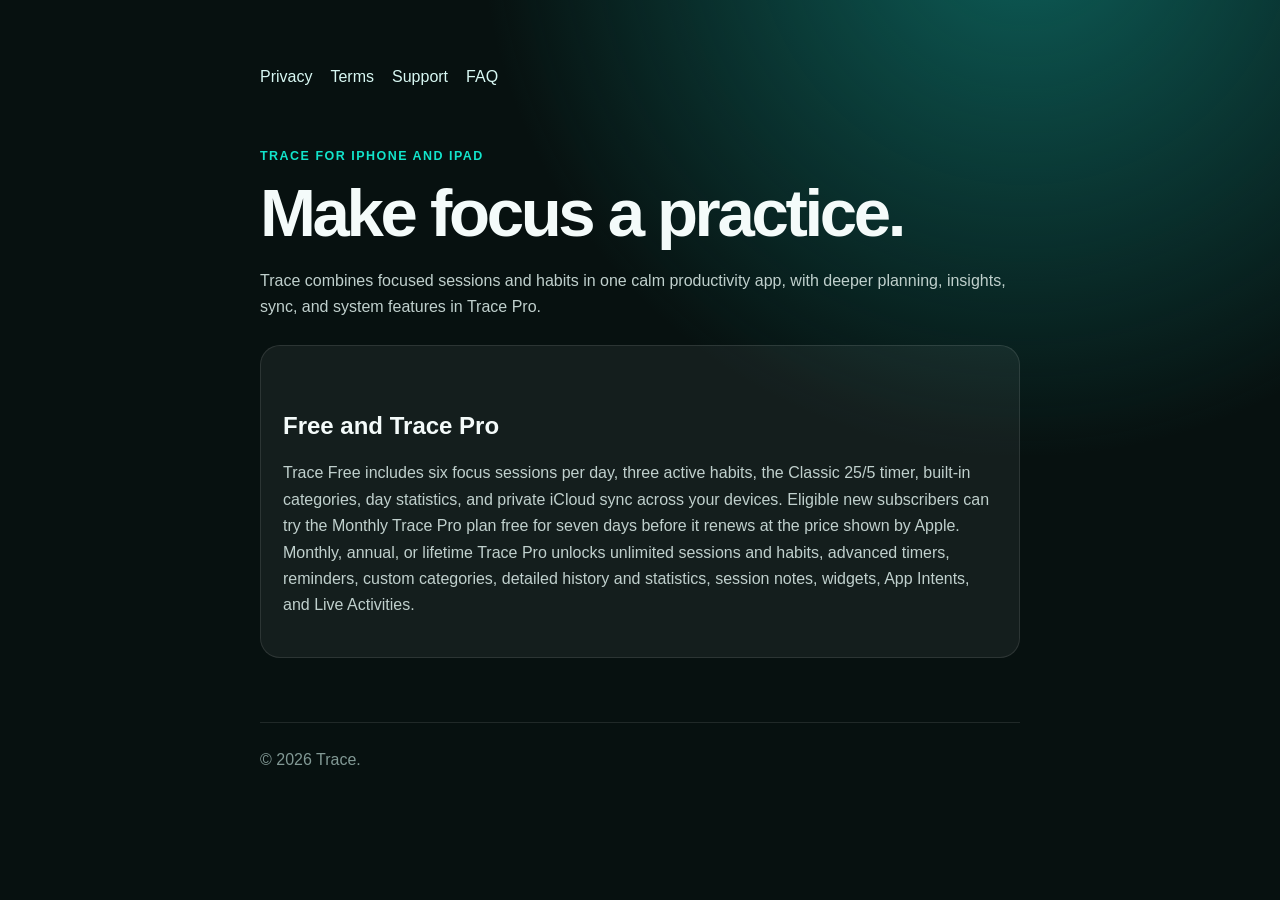
<file: index.html>
<!doctype html><html lang="en"><head><meta charset="utf-8"><meta name="viewport" content="width=device-width,initial-scale=1"><title>Trace</title><link rel="stylesheet" href="assets/style.css"></head><body><main>
<nav><a href="privacy/">Privacy</a><a href="terms/">Terms</a><a href="support/">Support</a><a href="faq/">FAQ</a></nav>
<p class="eyebrow">Trace for iPhone and iPad</p><h1>Make focus a practice.</h1>
<p>Trace combines focused sessions and habits in one calm productivity app, with deeper planning, insights, sync, and system features in Trace Pro.</p>
<div class="card"><h2>Free and Trace Pro</h2><p>Trace Free includes six focus sessions per day, three active habits, the Classic 25/5 timer, built-in categories, day statistics, and private iCloud sync across your devices. Eligible new subscribers can try the Monthly Trace Pro plan free for seven days before it renews at the price shown by Apple. Monthly, annual, or lifetime Trace Pro unlocks unlimited sessions and habits, advanced timers, reminders, custom categories, detailed history and statistics, session notes, widgets, App Intents, and Live Activities.</p></div>
<footer>© 2026 Trace.</footer></main></body></html>
</file>
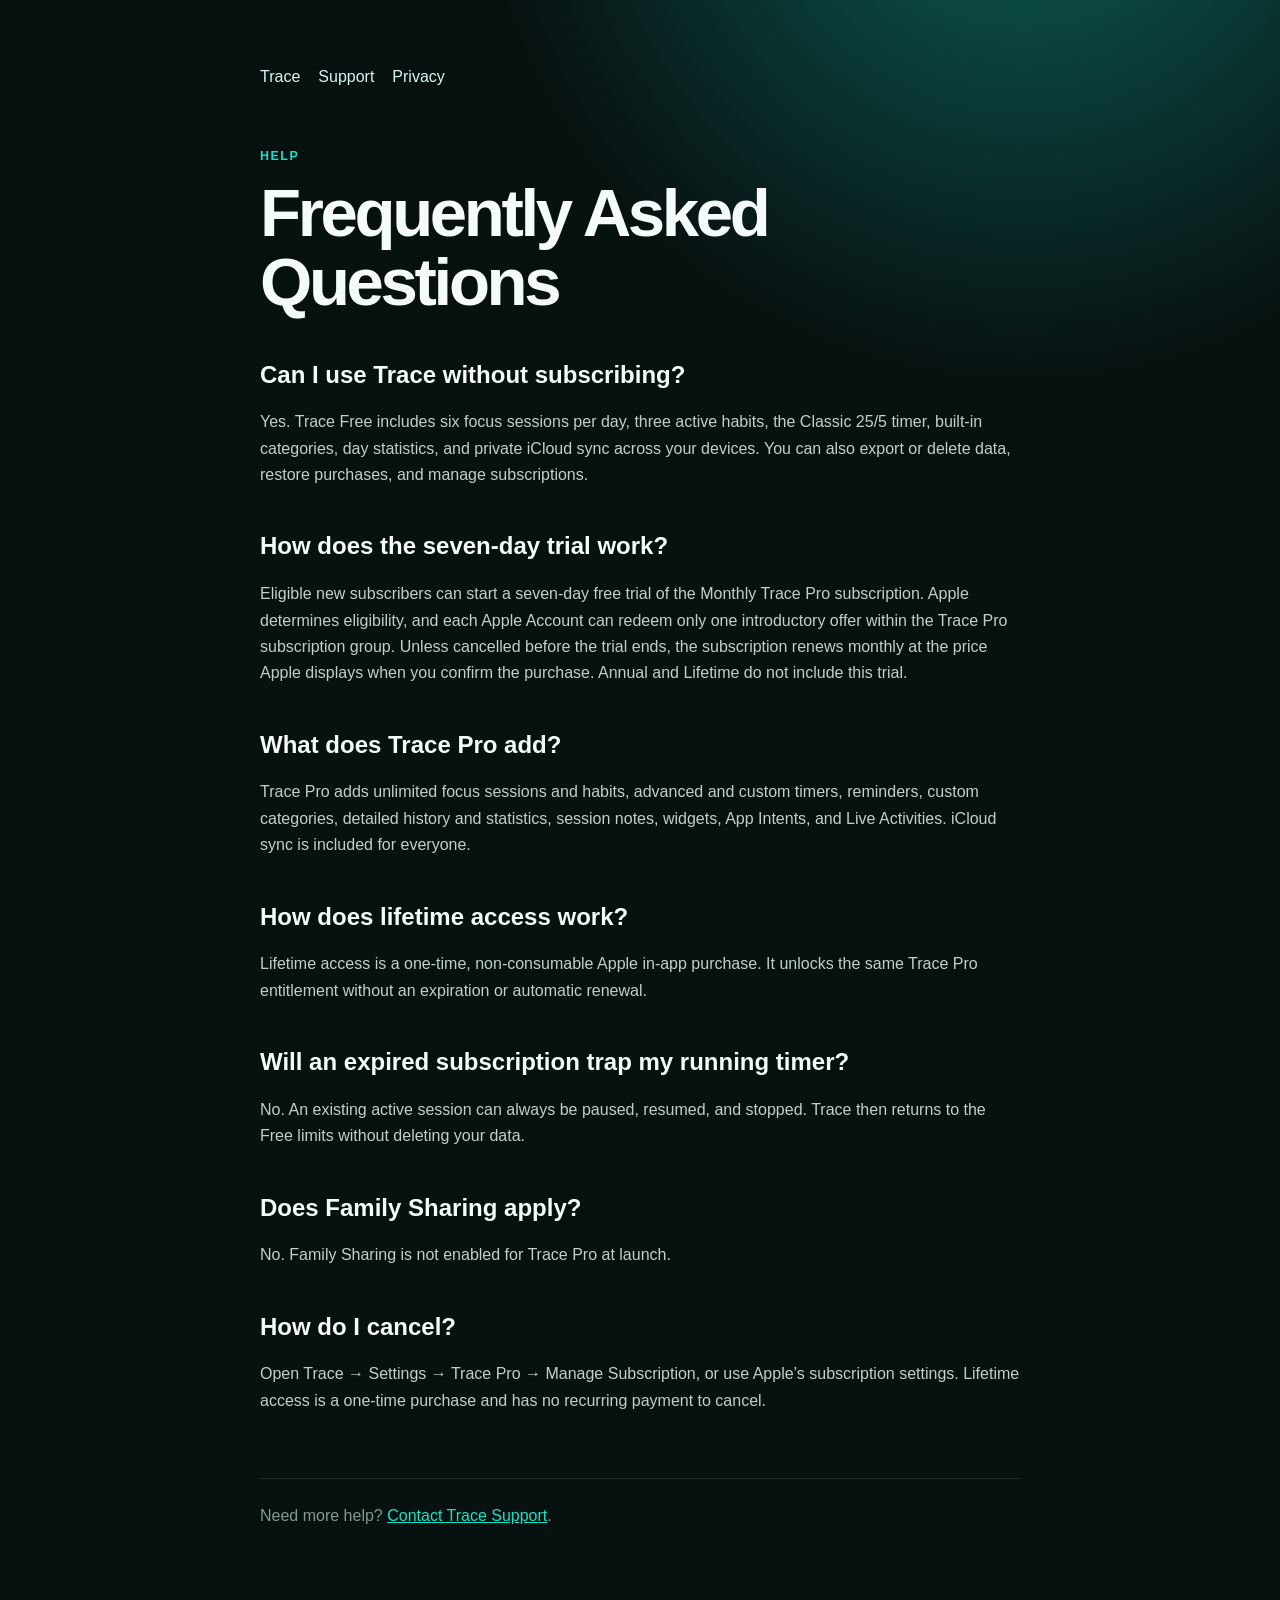
<file: faq/index.html>
<!doctype html><html lang="en"><head><meta charset="utf-8"><meta name="viewport" content="width=device-width,initial-scale=1"><title>Trace FAQ</title><link rel="stylesheet" href="../assets/style.css"></head><body><main>
<nav><a href="../">Trace</a><a href="../support/">Support</a><a href="../privacy/">Privacy</a></nav>
<p class="eyebrow">Help</p><h1>Frequently Asked Questions</h1>
<h2>Can I use Trace without subscribing?</h2><p>Yes. Trace Free includes six focus sessions per day, three active habits, the Classic 25/5 timer, built-in categories, day statistics, and private iCloud sync across your devices. You can also export or delete data, restore purchases, and manage subscriptions.</p>
<h2>How does the seven-day trial work?</h2><p>Eligible new subscribers can start a seven-day free trial of the Monthly Trace Pro subscription. Apple determines eligibility, and each Apple Account can redeem only one introductory offer within the Trace Pro subscription group. Unless cancelled before the trial ends, the subscription renews monthly at the price Apple displays when you confirm the purchase. Annual and Lifetime do not include this trial.</p>
<h2>What does Trace Pro add?</h2><p>Trace Pro adds unlimited focus sessions and habits, advanced and custom timers, reminders, custom categories, detailed history and statistics, session notes, widgets, App Intents, and Live Activities. iCloud sync is included for everyone.</p>
<h2>How does lifetime access work?</h2><p>Lifetime access is a one-time, non-consumable Apple in-app purchase. It unlocks the same Trace Pro entitlement without an expiration or automatic renewal.</p>
<h2>Will an expired subscription trap my running timer?</h2><p>No. An existing active session can always be paused, resumed, and stopped. Trace then returns to the Free limits without deleting your data.</p>
<h2>Does Family Sharing apply?</h2><p>No. Family Sharing is not enabled for Trace Pro at launch.</p>
<h2>How do I cancel?</h2><p>Open Trace → Settings → Trace Pro → Manage Subscription, or use Apple’s subscription settings. Lifetime access is a one-time purchase and has no recurring payment to cancel.</p>
<footer>Need more help? <a href="../support/">Contact Trace Support</a>.</footer></main></body></html>
</file>
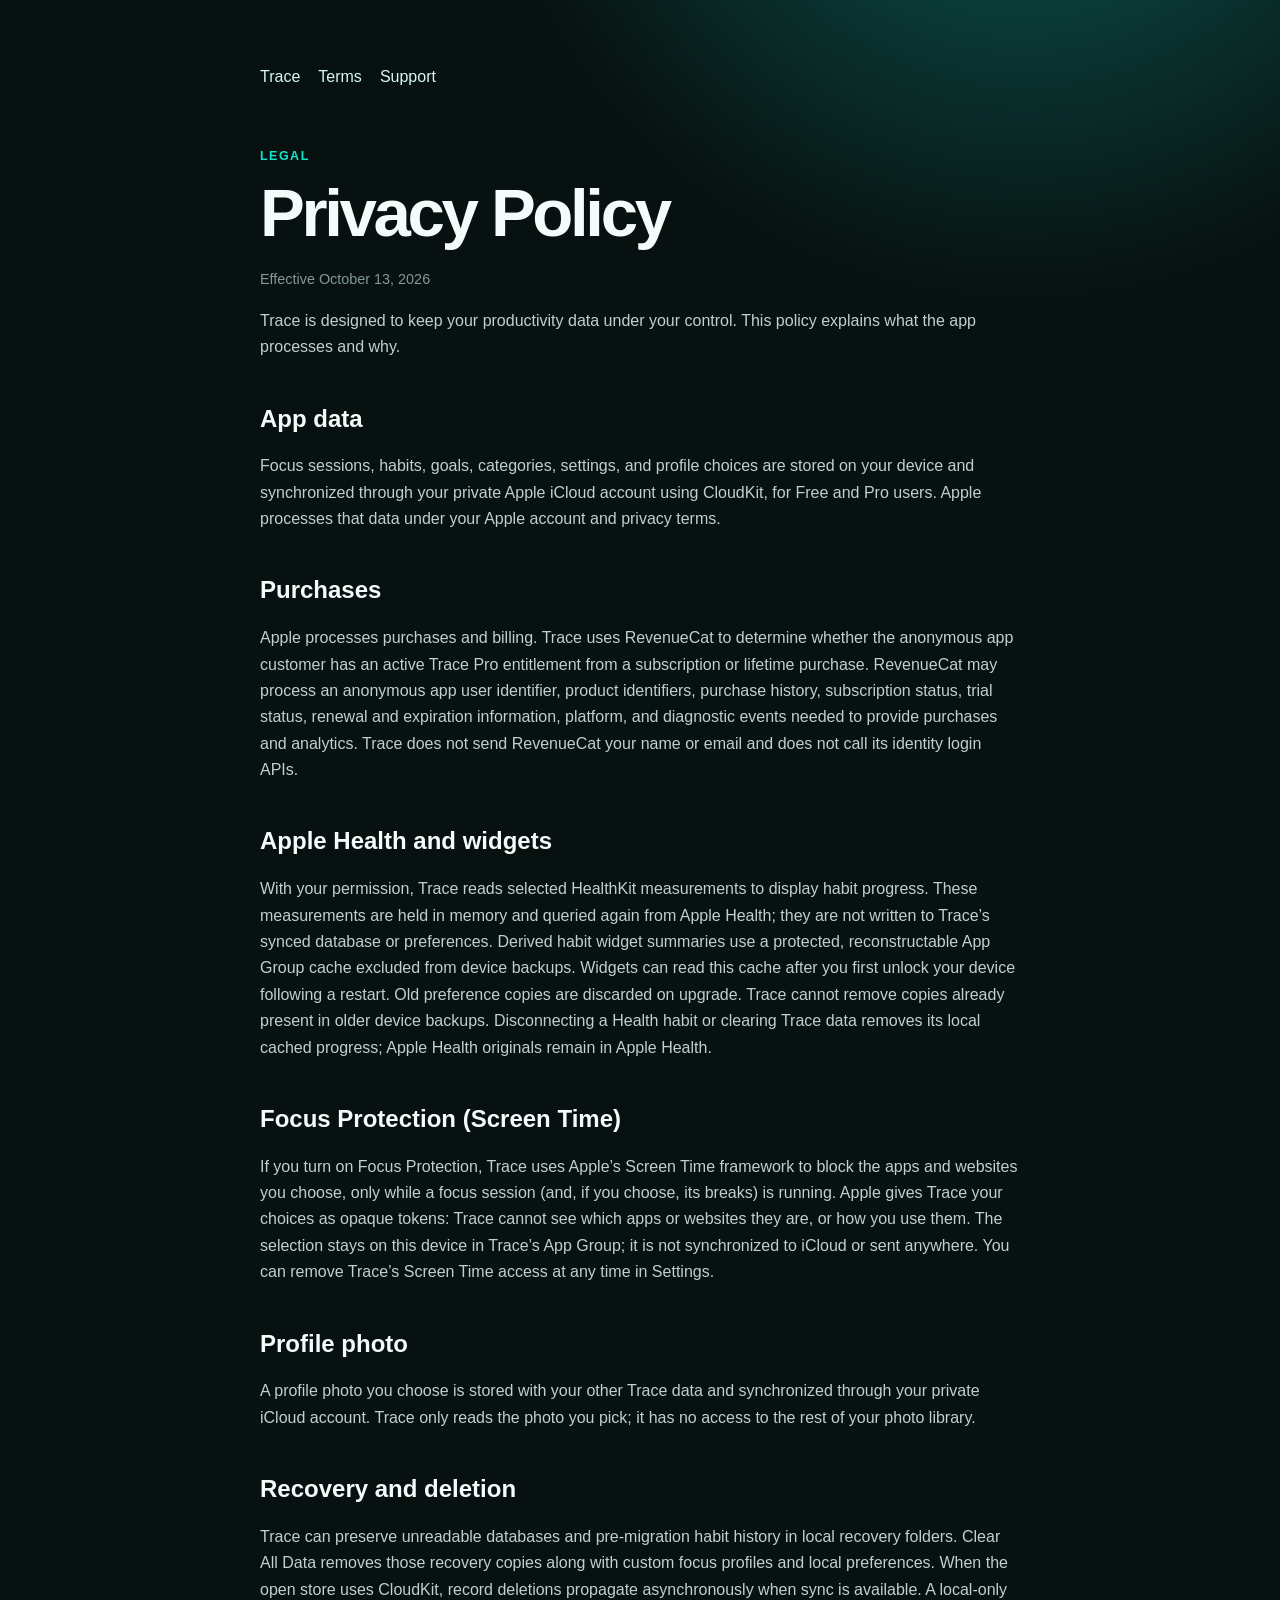
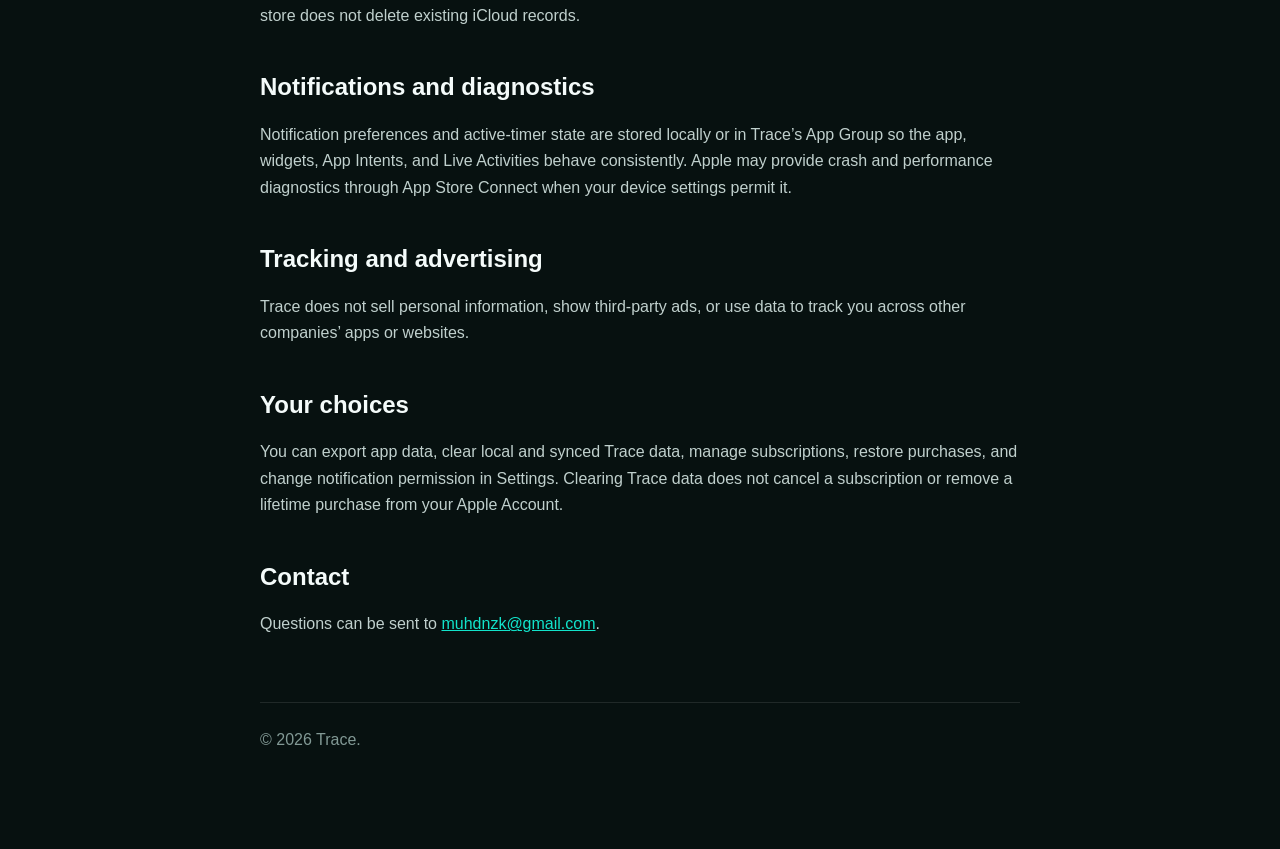
<file: privacy/index.html>
<!doctype html><html lang="en"><head><meta charset="utf-8"><meta name="viewport" content="width=device-width,initial-scale=1"><title>Trace Privacy Policy</title><link rel="stylesheet" href="../assets/style.css"></head><body><main>
<nav><a href="../">Trace</a><a href="../terms/">Terms</a><a href="../support/">Support</a></nav>
<p class="eyebrow">Legal</p><h1>Privacy Policy</h1><p class="meta">Effective October 13, 2026</p>
<p>Trace is designed to keep your productivity data under your control. This policy explains what the app processes and why.</p>
<h2>App data</h2><p>Focus sessions, habits, goals, categories, settings, and profile choices are stored on your device and synchronized through your private Apple iCloud account using CloudKit, for Free and Pro users. Apple processes that data under your Apple account and privacy terms.</p>
<h2>Purchases</h2><p>Apple processes purchases and billing. Trace uses RevenueCat to determine whether the anonymous app customer has an active Trace Pro entitlement from a subscription or lifetime purchase. RevenueCat may process an anonymous app user identifier, product identifiers, purchase history, subscription status, trial status, renewal and expiration information, platform, and diagnostic events needed to provide purchases and analytics. Trace does not send RevenueCat your name or email and does not call its identity login APIs.</p>
<h2>Apple Health and widgets</h2><p>With your permission, Trace reads selected HealthKit measurements to display habit progress. These measurements are held in memory and queried again from Apple Health; they are not written to Trace’s synced database or preferences. Derived habit widget summaries use a protected, reconstructable App Group cache excluded from device backups. Widgets can read this cache after you first unlock your device following a restart. Old preference copies are discarded on upgrade. Trace cannot remove copies already present in older device backups. Disconnecting a Health habit or clearing Trace data removes its local cached progress; Apple Health originals remain in Apple Health.</p>
<h2>Focus Protection (Screen Time)</h2><p>If you turn on Focus Protection, Trace uses Apple’s Screen Time framework to block the apps and websites you choose, only while a focus session (and, if you choose, its breaks) is running. Apple gives Trace your choices as opaque tokens: Trace cannot see which apps or websites they are, or how you use them. The selection stays on this device in Trace’s App Group; it is not synchronized to iCloud or sent anywhere. You can remove Trace’s Screen Time access at any time in Settings.</p>
<h2>Profile photo</h2><p>A profile photo you choose is stored with your other Trace data and synchronized through your private iCloud account. Trace only reads the photo you pick; it has no access to the rest of your photo library.</p>
<h2>Recovery and deletion</h2><p>Trace can preserve unreadable databases and pre-migration habit history in local recovery folders. Clear All Data removes those recovery copies along with custom focus profiles and local preferences. When the open store uses CloudKit, record deletions propagate asynchronously when sync is available. A local-only store does not delete existing iCloud records.</p>
<h2>Notifications and diagnostics</h2><p>Notification preferences and active-timer state are stored locally or in Trace’s App Group so the app, widgets, App Intents, and Live Activities behave consistently. Apple may provide crash and performance diagnostics through App Store Connect when your device settings permit it.</p>
<h2>Tracking and advertising</h2><p>Trace does not sell personal information, show third-party ads, or use data to track you across other companies’ apps or websites.</p>
<h2>Your choices</h2><p>You can export app data, clear local and synced Trace data, manage subscriptions, restore purchases, and change notification permission in Settings. Clearing Trace data does not cancel a subscription or remove a lifetime purchase from your Apple Account.</p>
<h2>Contact</h2><p>Questions can be sent to <a href="mailto:muhdnzk@gmail.com">muhdnzk@gmail.com</a>.</p>
<footer>© 2026 Trace.</footer></main></body></html>
</file>
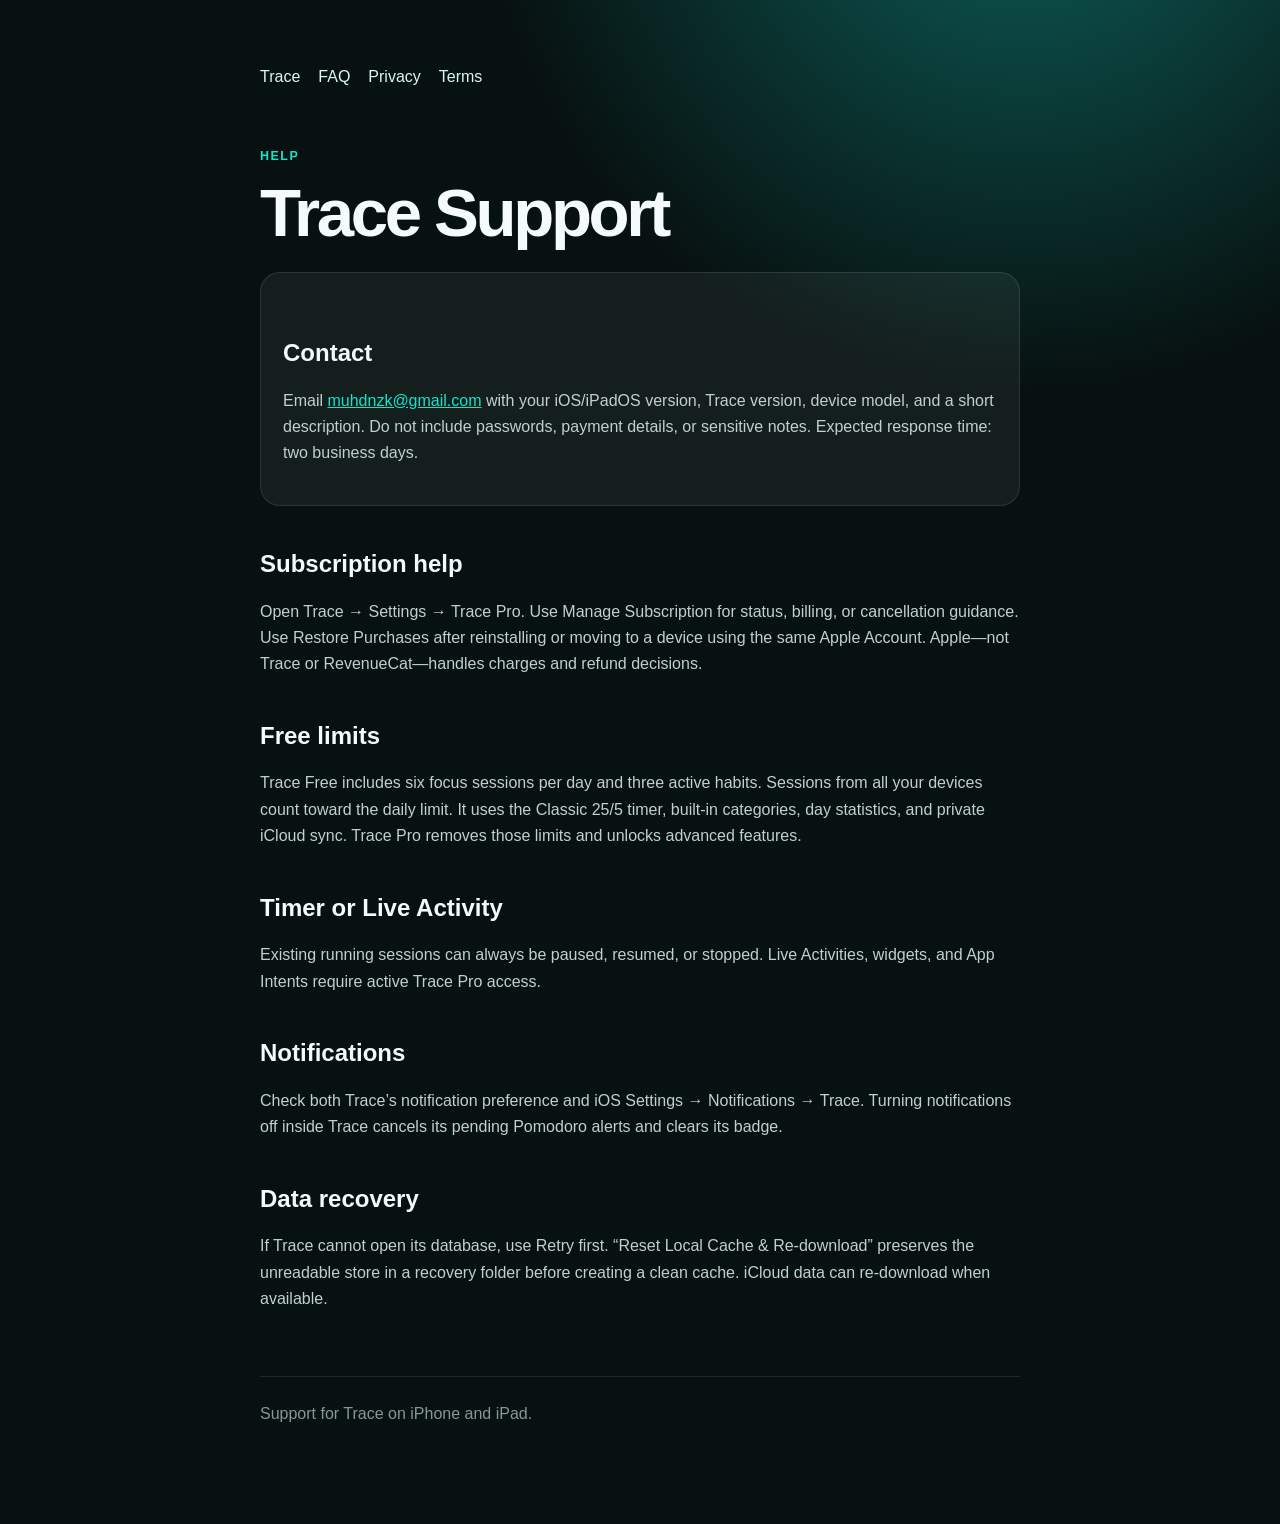
<file: support/index.html>
<!doctype html><html lang="en"><head><meta charset="utf-8"><meta name="viewport" content="width=device-width,initial-scale=1"><title>Trace Support</title><link rel="stylesheet" href="../assets/style.css"></head><body><main>
<nav><a href="../">Trace</a><a href="../faq/">FAQ</a><a href="../privacy/">Privacy</a><a href="../terms/">Terms</a></nav>
<p class="eyebrow">Help</p><h1>Trace Support</h1>
<div class="card"><h2>Contact</h2><p>Email <a href="mailto:muhdnzk@gmail.com?subject=Trace%20App%20Support">muhdnzk@gmail.com</a> with your iOS/iPadOS version, Trace version, device model, and a short description. Do not include passwords, payment details, or sensitive notes. Expected response time: two business days.</p></div>
<h2>Subscription help</h2><p>Open Trace → Settings → Trace Pro. Use Manage Subscription for status, billing, or cancellation guidance. Use Restore Purchases after reinstalling or moving to a device using the same Apple Account. Apple—not Trace or RevenueCat—handles charges and refund decisions.</p>
<h2>Free limits</h2><p>Trace Free includes six focus sessions per day and three active habits. Sessions from all your devices count toward the daily limit. It uses the Classic 25/5 timer, built-in categories, day statistics, and private iCloud sync. Trace Pro removes those limits and unlocks advanced features.</p>
<h2>Timer or Live Activity</h2><p>Existing running sessions can always be paused, resumed, or stopped. Live Activities, widgets, and App Intents require active Trace Pro access.</p>
<h2>Notifications</h2><p>Check both Trace’s notification preference and iOS Settings → Notifications → Trace. Turning notifications off inside Trace cancels its pending Pomodoro alerts and clears its badge.</p>
<h2>Data recovery</h2><p>If Trace cannot open its database, use Retry first. “Reset Local Cache & Re-download” preserves the unreadable store in a recovery folder before creating a clean cache. iCloud data can re-download when available.</p>
<footer>Support for Trace on iPhone and iPad.</footer></main></body></html>
</file>
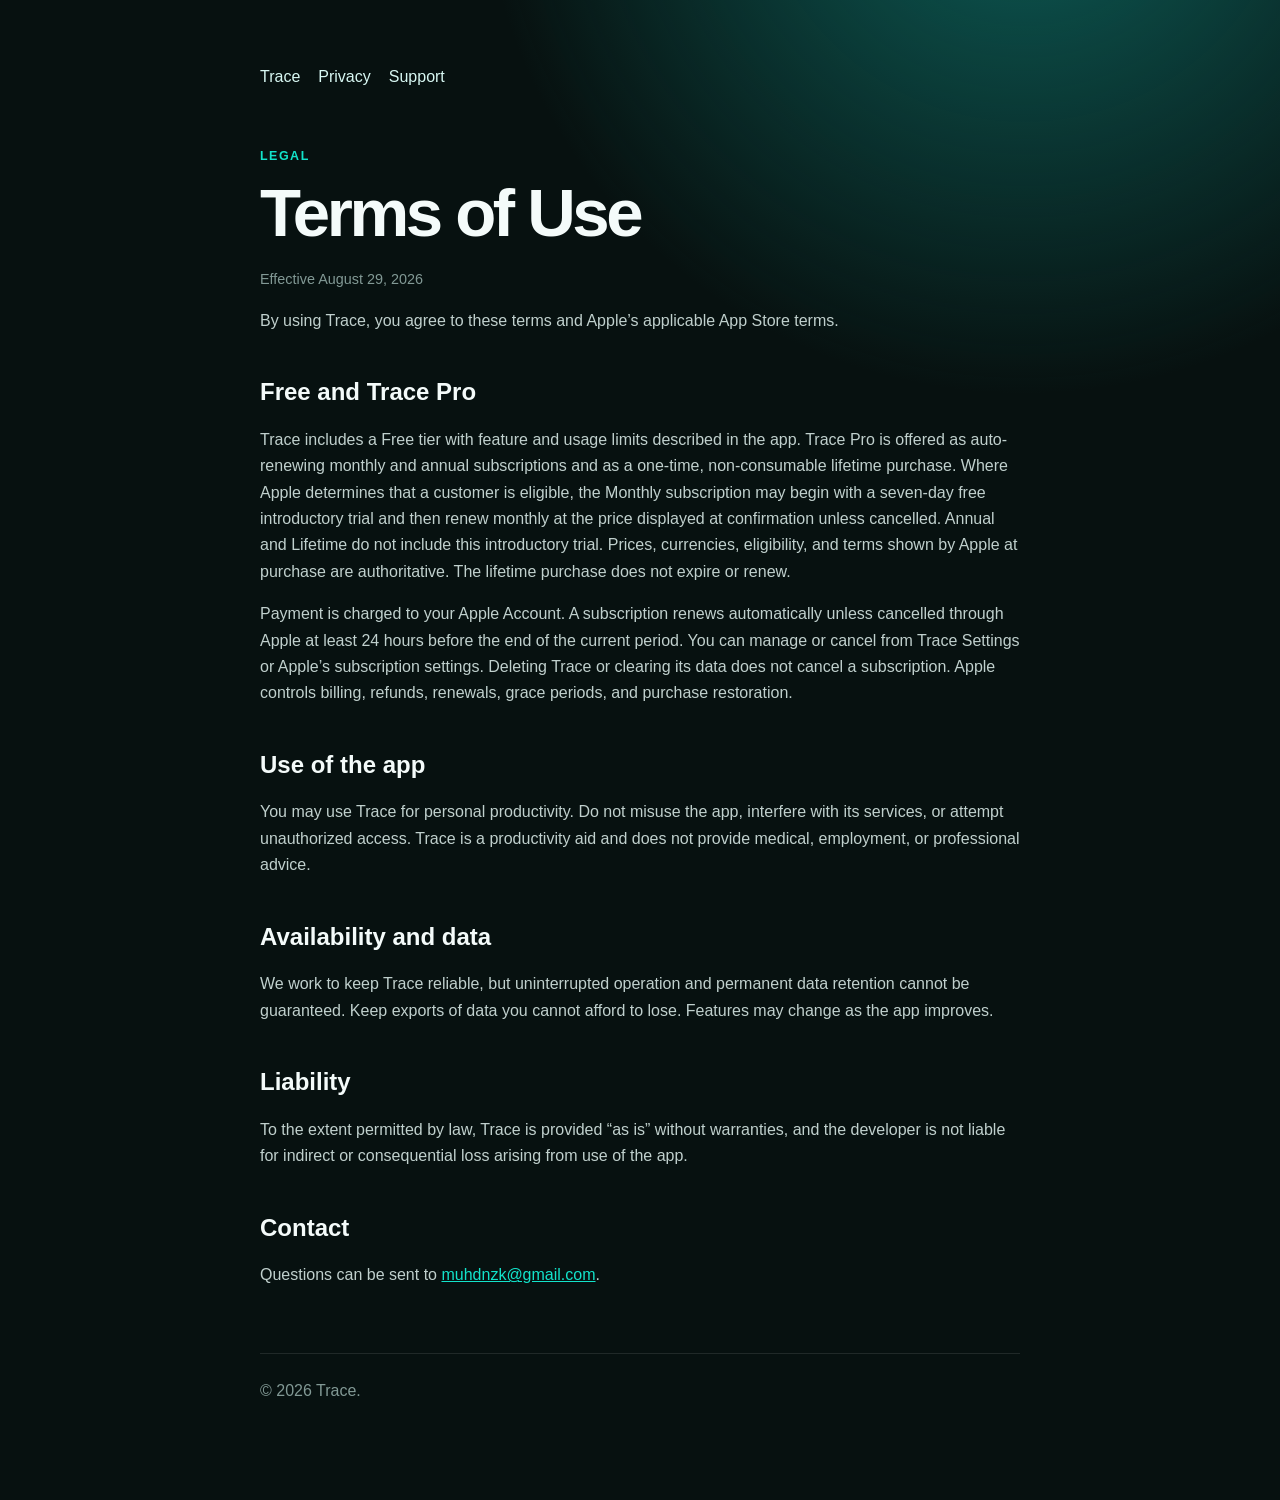
<file: terms/index.html>
<!doctype html><html lang="en"><head><meta charset="utf-8"><meta name="viewport" content="width=device-width,initial-scale=1"><title>Trace Terms</title><link rel="stylesheet" href="../assets/style.css"></head><body><main>
<nav><a href="../">Trace</a><a href="../privacy/">Privacy</a><a href="../support/">Support</a></nav>
<p class="eyebrow">Legal</p><h1>Terms of Use</h1><p class="meta">Effective August 29, 2026</p>
<p>By using Trace, you agree to these terms and Apple’s applicable App Store terms.</p>
<h2>Free and Trace Pro</h2><p>Trace includes a Free tier with feature and usage limits described in the app. Trace Pro is offered as auto-renewing monthly and annual subscriptions and as a one-time, non-consumable lifetime purchase. Where Apple determines that a customer is eligible, the Monthly subscription may begin with a seven-day free introductory trial and then renew monthly at the price displayed at confirmation unless cancelled. Annual and Lifetime do not include this introductory trial. Prices, currencies, eligibility, and terms shown by Apple at purchase are authoritative. The lifetime purchase does not expire or renew.</p>
<p>Payment is charged to your Apple Account. A subscription renews automatically unless cancelled through Apple at least 24 hours before the end of the current period. You can manage or cancel from Trace Settings or Apple’s subscription settings. Deleting Trace or clearing its data does not cancel a subscription. Apple controls billing, refunds, renewals, grace periods, and purchase restoration.</p>
<h2>Use of the app</h2><p>You may use Trace for personal productivity. Do not misuse the app, interfere with its services, or attempt unauthorized access. Trace is a productivity aid and does not provide medical, employment, or professional advice.</p>
<h2>Availability and data</h2><p>We work to keep Trace reliable, but uninterrupted operation and permanent data retention cannot be guaranteed. Keep exports of data you cannot afford to lose. Features may change as the app improves.</p>
<h2>Liability</h2><p>To the extent permitted by law, Trace is provided “as is” without warranties, and the developer is not liable for indirect or consequential loss arising from use of the app.</p>
<h2>Contact</h2><p>Questions can be sent to <a href="mailto:muhdnzk@gmail.com">muhdnzk@gmail.com</a>.</p>
<footer>© 2026 Trace.</footer></main></body></html>
</file>
<file: assets/style.css>
:root { color-scheme: dark; font-family: -apple-system, BlinkMacSystemFont, "Segoe UI", sans-serif; background: #071110; color: #f4fbfa; }
* { box-sizing: border-box; }
body { margin: 0; background: radial-gradient(circle at 80% -10%, #0d5f59 0, transparent 34rem), #071110; line-height: 1.65; }
main { width: min(760px, calc(100% - 40px)); margin: 0 auto; padding: 64px 0 96px; }
nav { display: flex; flex-wrap: wrap; gap: 18px; margin-bottom: 56px; }
a { color: #12e4cb; }
nav a { color: #d8f8f3; text-decoration: none; }
h1 { font-size: clamp(2.2rem, 7vw, 4.2rem); line-height: 1.02; letter-spacing: -.05em; margin: 0 0 20px; }
h2 { margin-top: 44px; line-height: 1.2; }
p, li { color: #c0d0cd; }
.eyebrow { color: #12e4cb; font-weight: 700; letter-spacing: .12em; text-transform: uppercase; font-size: .78rem; }
.card { background: rgba(255,255,255,.055); border: 1px solid rgba(255,255,255,.1); border-radius: 20px; padding: 22px; margin: 24px 0; }
.meta { color: #829995; font-size: .9rem; }
footer { margin-top: 64px; padding-top: 24px; border-top: 1px solid rgba(255,255,255,.1); color: #829995; }
</file>
